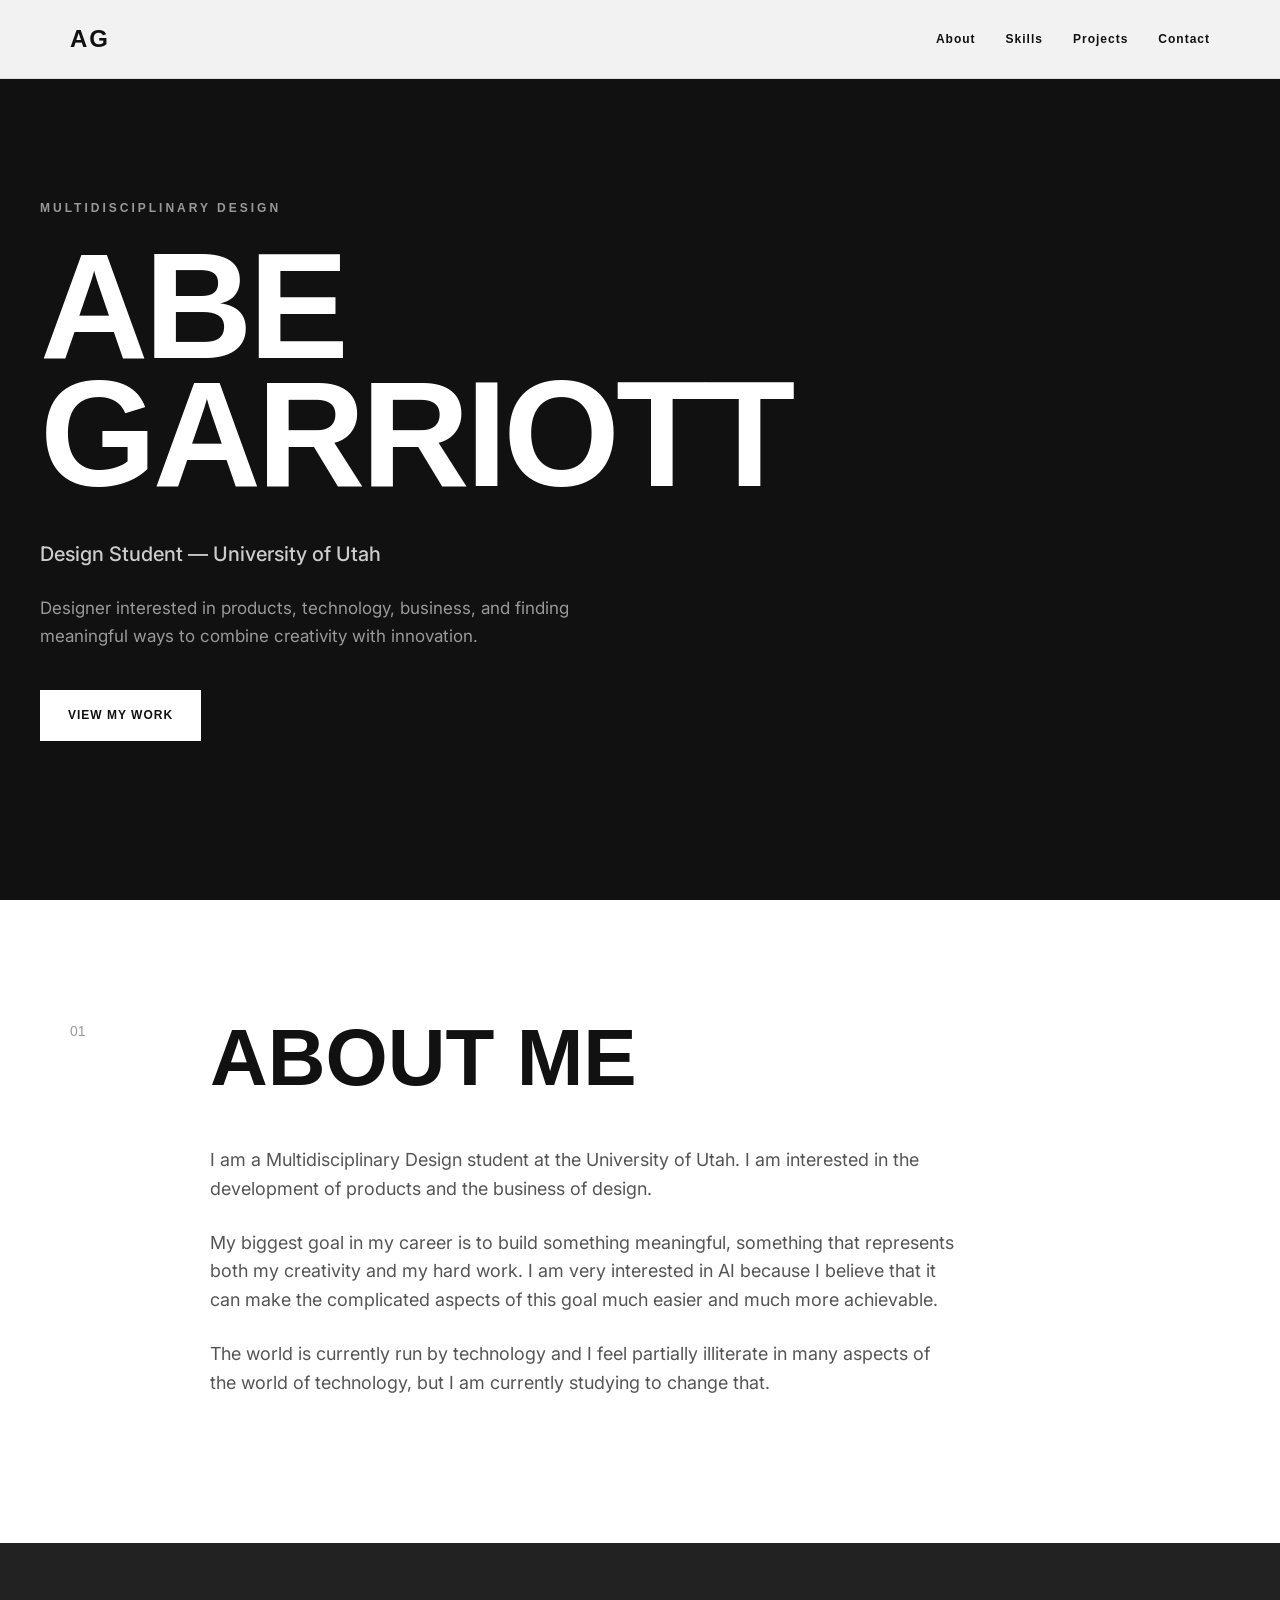
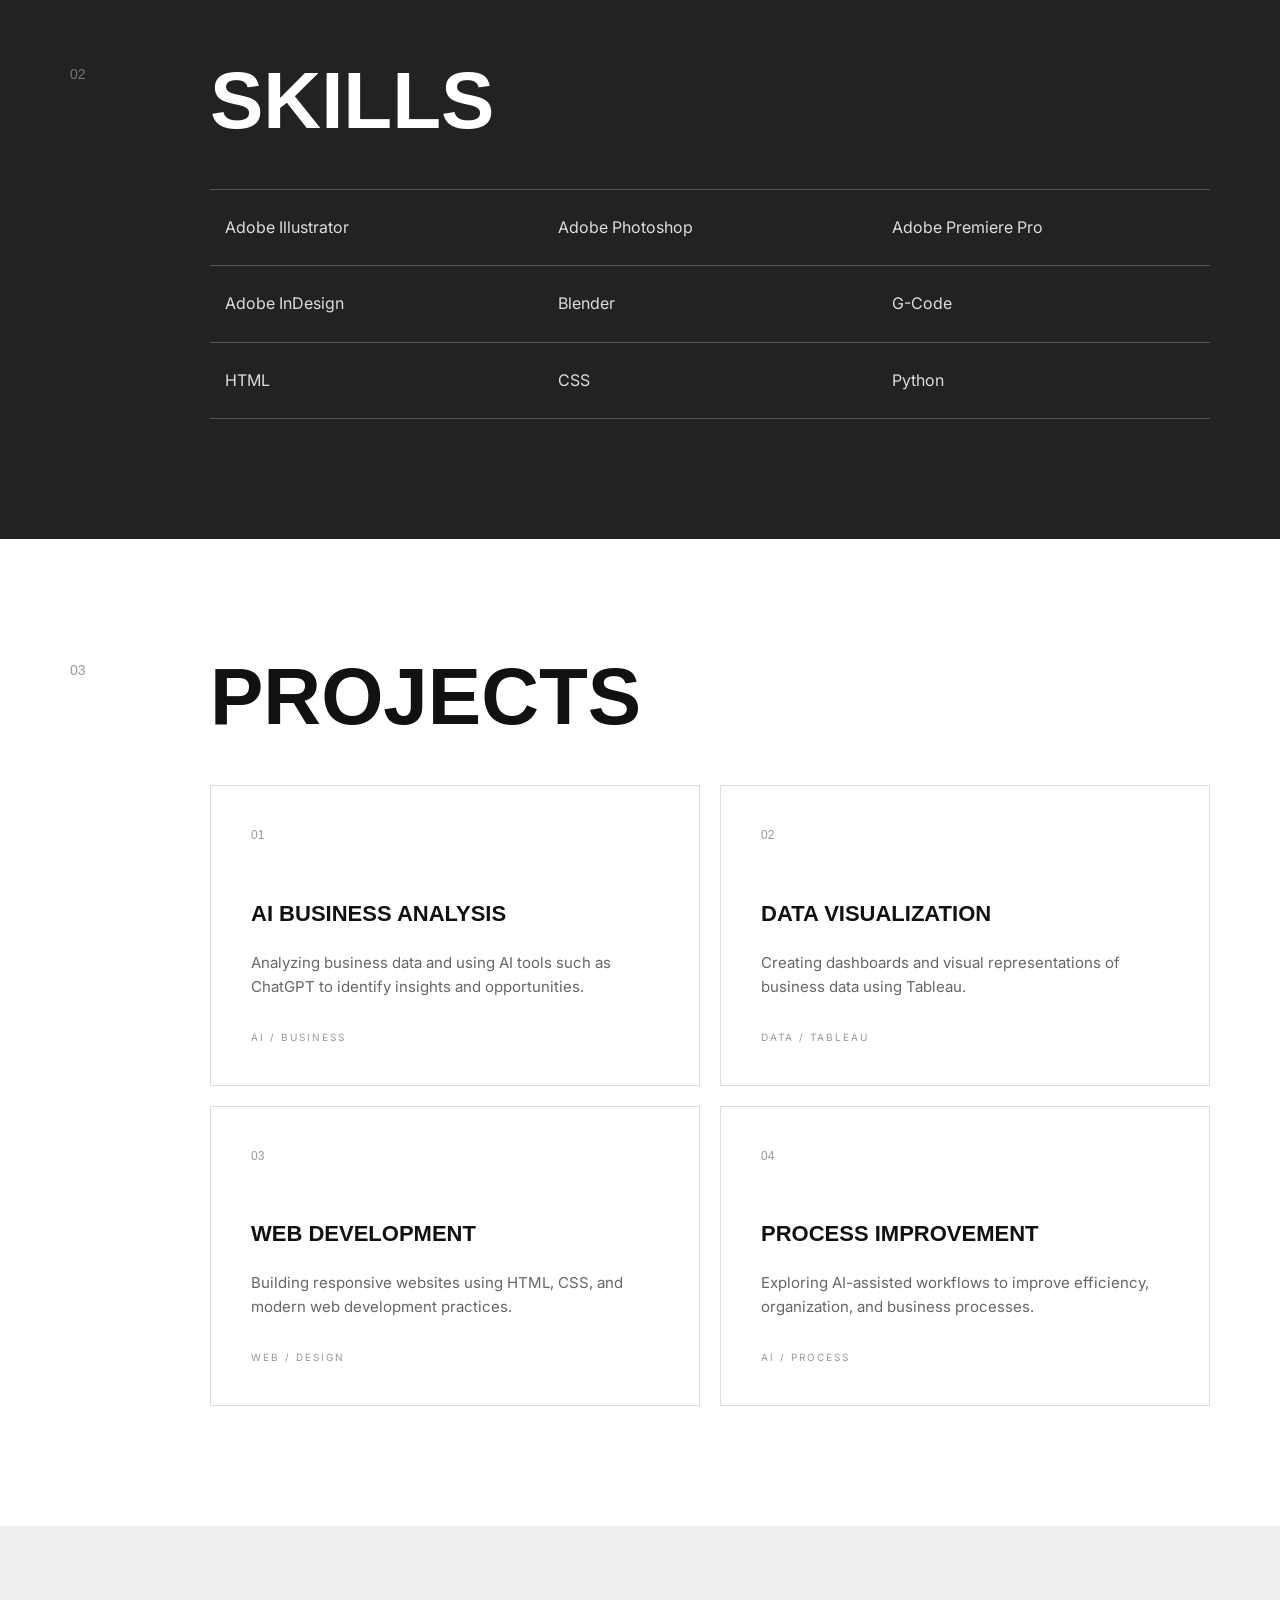
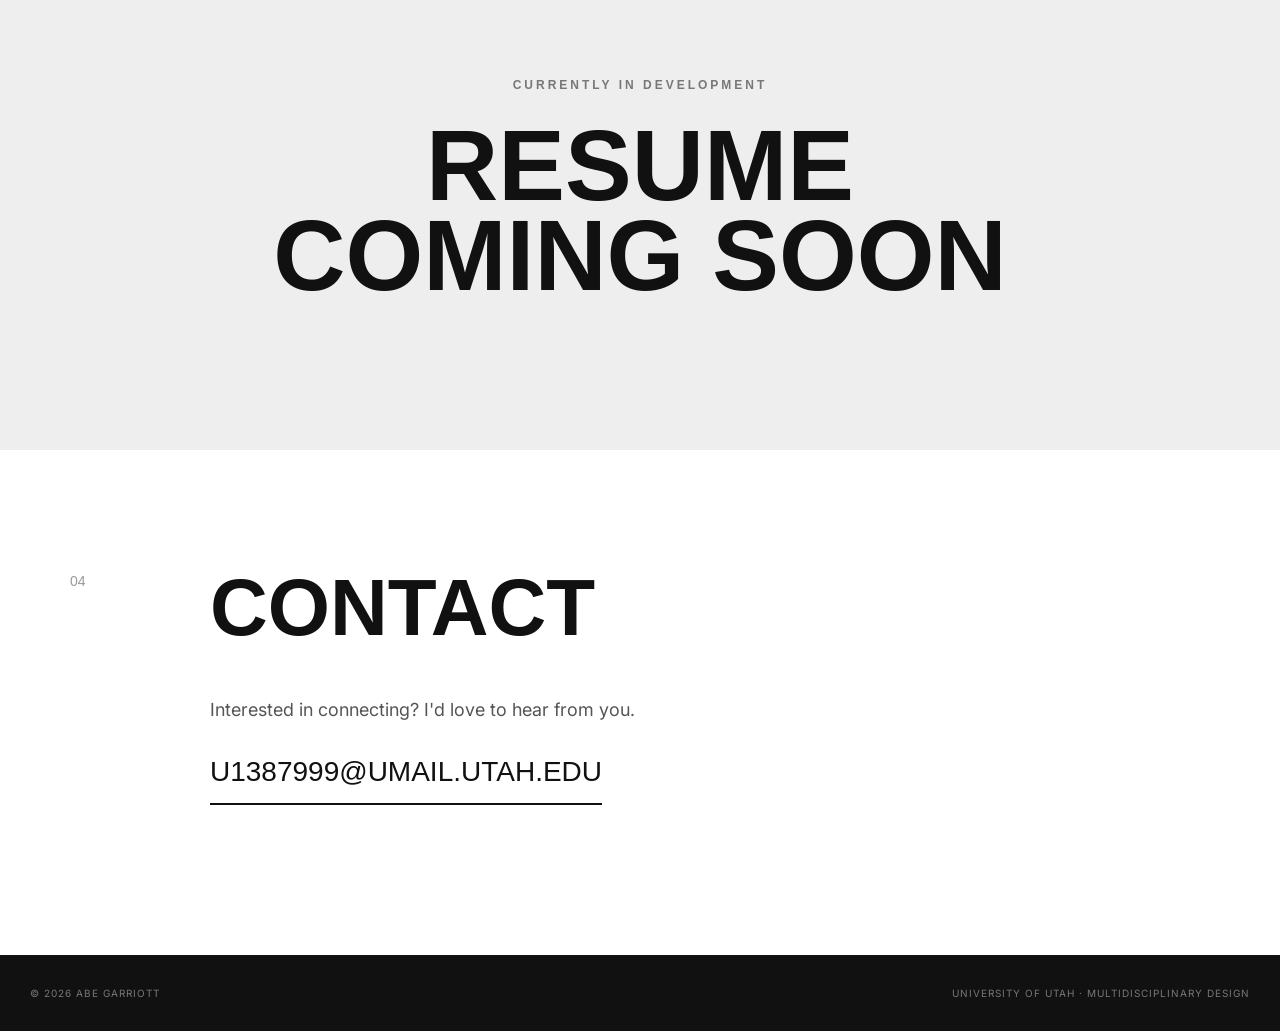
<file: index.html>
<!DOCTYPE html>
<html lang="en">

<head>
  <meta charset="UTF-8">
  <meta name="viewport" content="width=device-width, initial-scale=1.0">

  <title>Abe Garriott | Design Portfolio</title>

  <!-- Google Font for the body text -->
  <link rel="preconnect" href="https://fonts.googleapis.com">
  <link rel="preconnect" href="https://fonts.gstatic.com" crossorigin>
  <link href="https://fonts.googleapis.com/css2?family=Inter:wght@400;500;600;700&display=swap" rel="stylesheet">

  <!-- Your custom stylesheet -->
  <link rel="stylesheet" href="style.css">
</head>

<body>

  <!-- Navigation -->
  <header class="navbar">
    <div class="nav-container">

      <a href="#home" class="logo">AG</a>

      <nav>
        <a href="#about">About</a>
        <a href="#skills">Skills</a>
        <a href="#projects">Projects</a>
        <a href="#contact">Contact</a>
      </nav>

    </div>
  </header>


  <!-- Hero Section -->
  <main>

    <section id="home" class="hero">

      <div class="hero-content">

        <p class="eyebrow">MULTIDISCIPLINARY DESIGN</p>

        <h1>ABE<br>GARRIOTT</h1>

        <h2>Design Student — University of Utah</h2>

        <p class="hero-description">
          Designer interested in products, technology, business, and
          finding meaningful ways to combine creativity with innovation.
        </p>

        <a href="#projects" class="button">
          VIEW MY WORK
        </a>

      </div>

    </section>


    <!-- About Section -->
    <section id="about" class="section">

      <div class="section-number">01</div>

      <div class="section-content">

        <h2>ABOUT ME</h2>

        <p>
          I am a Multidisciplinary Design student at the University of Utah.
          I am interested in the development of products and the business of
          design.
        </p>

        <p>
          My biggest goal in my career is to build something meaningful,
          something that represents both my creativity and my hard work.
          I am very interested in AI because I believe that it can make the
          complicated aspects of this goal much easier and much more
          achievable.
        </p>

        <p>
          The world is currently run by technology and I feel partially
          illiterate in many aspects of the world of technology, but I am
          currently studying to change that.
        </p>

      </div>

    </section>


    <!-- Skills Section -->
    <section id="skills" class="section dark-section">

      <div class="section-number">02</div>

      <div class="section-content">

        <h2>SKILLS</h2>

        <div class="skills-grid">

          <div class="skill">Adobe Illustrator</div>
          <div class="skill">Adobe Photoshop</div>
          <div class="skill">Adobe Premiere Pro</div>
          <div class="skill">Adobe InDesign</div>
          <div class="skill">Blender</div>
          <div class="skill">G-Code</div>
          <div class="skill">HTML</div>
          <div class="skill">CSS</div>
          <div class="skill">Python</div>

        </div>

      </div>

    </section>


    <!-- Projects Section -->
    <section id="projects" class="section">

      <div class="section-number">03</div>

      <div class="section-content">

        <h2>PROJECTS</h2>

        <div class="project-grid">

          <article class="project-card">

            <div class="project-number">01</div>

            <h3>AI BUSINESS ANALYSIS</h3>

            <p>
              Analyzing business data and using AI tools such as ChatGPT
              to identify insights and opportunities.
            </p>

            <span class="project-tag">AI / BUSINESS</span>

          </article>


          <article class="project-card">

            <div class="project-number">02</div>

            <h3>DATA VISUALIZATION</h3>

            <p>
              Creating dashboards and visual representations of business
              data using Tableau.
            </p>

            <span class="project-tag">DATA / TABLEAU</span>

          </article>


          <article class="project-card">

            <div class="project-number">03</div>

            <h3>WEB DEVELOPMENT</h3>

            <p>
              Building responsive websites using HTML, CSS, and modern
              web development practices.
            </p>

            <span class="project-tag">WEB / DESIGN</span>

          </article>


          <article class="project-card">

            <div class="project-number">04</div>

            <h3>PROCESS IMPROVEMENT</h3>

            <p>
              Exploring AI-assisted workflows to improve efficiency,
              organization, and business processes.
            </p>

            <span class="project-tag">AI / PROCESS</span>

          </article>

        </div>

      </div>

    </section>


    <!-- Resume Section -->
    <section class="resume-section">

      <p class="eyebrow">CURRENTLY IN DEVELOPMENT</p>

      <h2>RESUME<br>COMING SOON</h2>

    </section>


    <!-- Contact Section -->
    <section id="contact" class="section contact-section">

      <div class="section-number">04</div>

      <div class="section-content">

        <h2>CONTACT</h2>

        <p>
          Interested in connecting? I'd love to hear from you.
        </p>

        <a href="mailto:u1387999@umail.utah.edu" class="email-link">
          U1387999@UMAIL.UTAH.EDU
        </a>

      </div>

    </section>

  </main>


  <!-- Footer -->
  <footer>

    <p>© 2026 ABE GARRIOTT</p>

    <p>UNIVERSITY OF UTAH · MULTIDISCIPLINARY DESIGN</p>

  </footer>

</body>
</html>
</file>
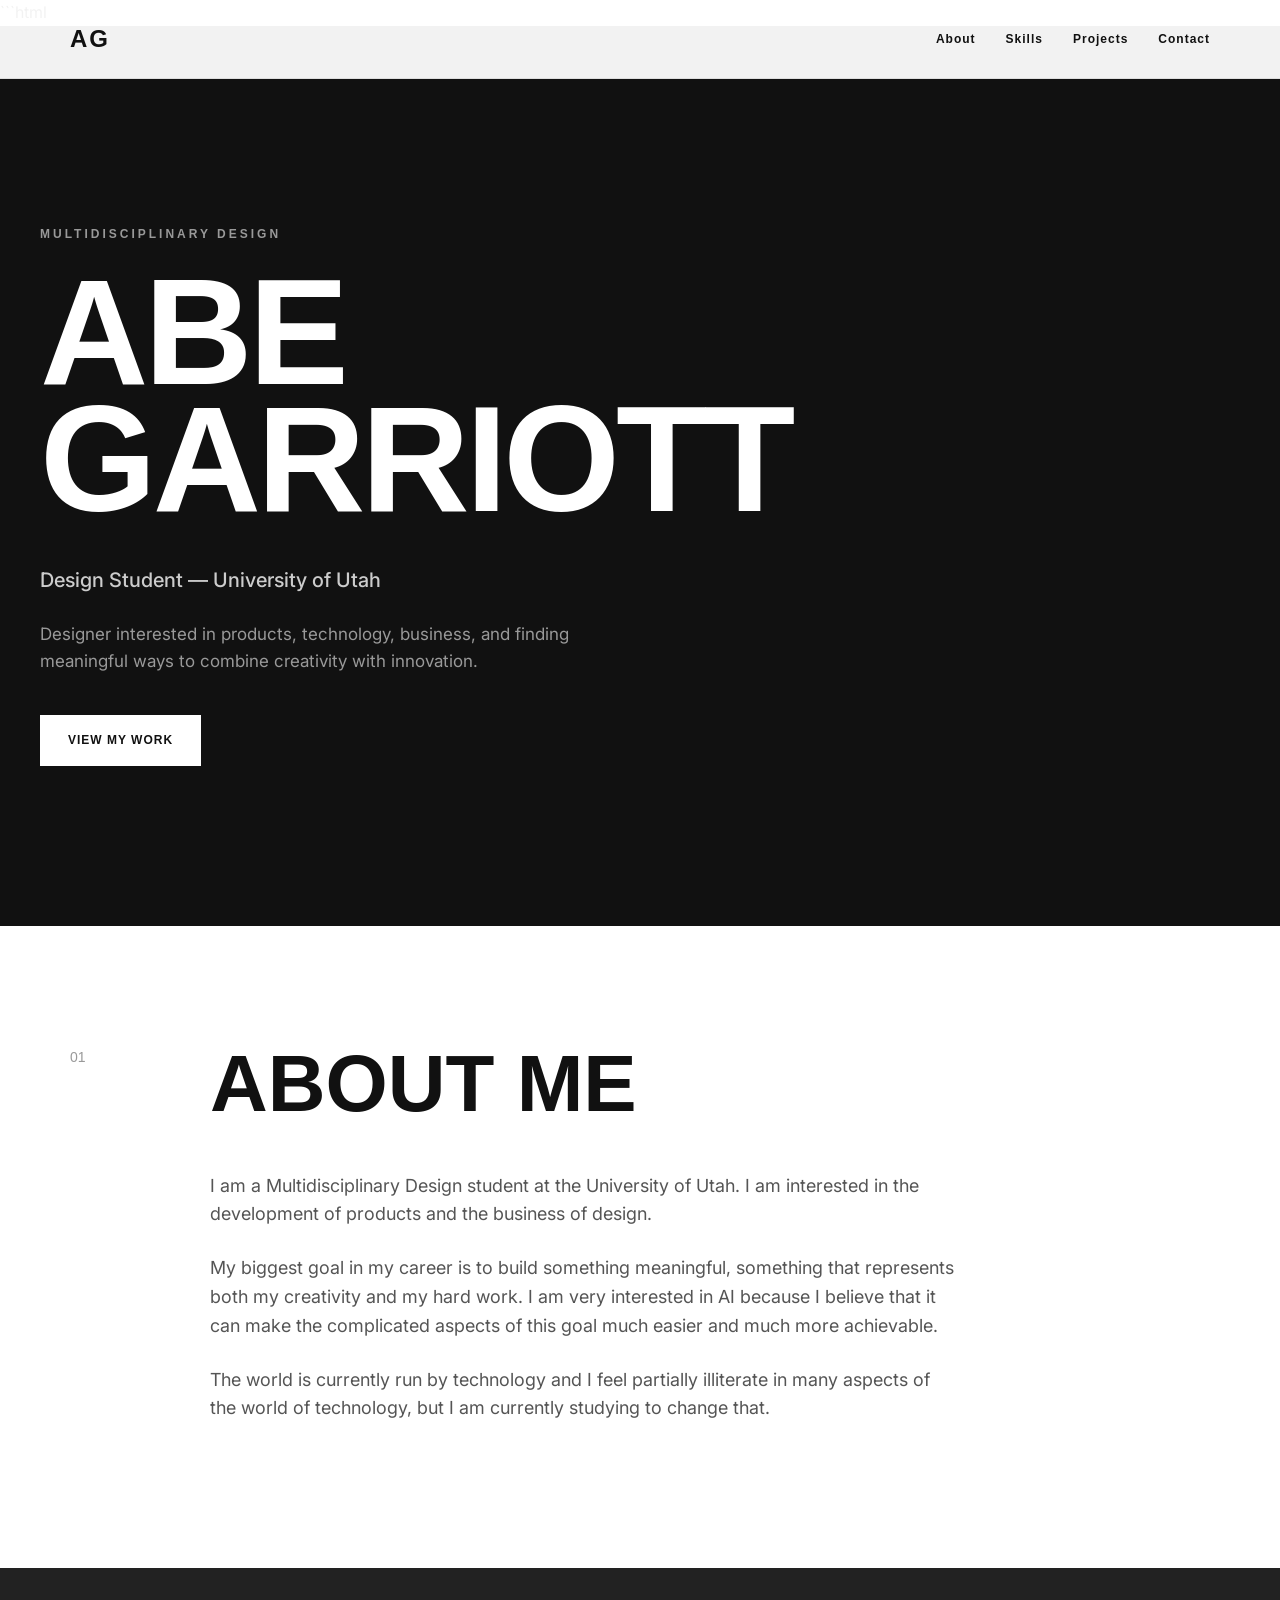
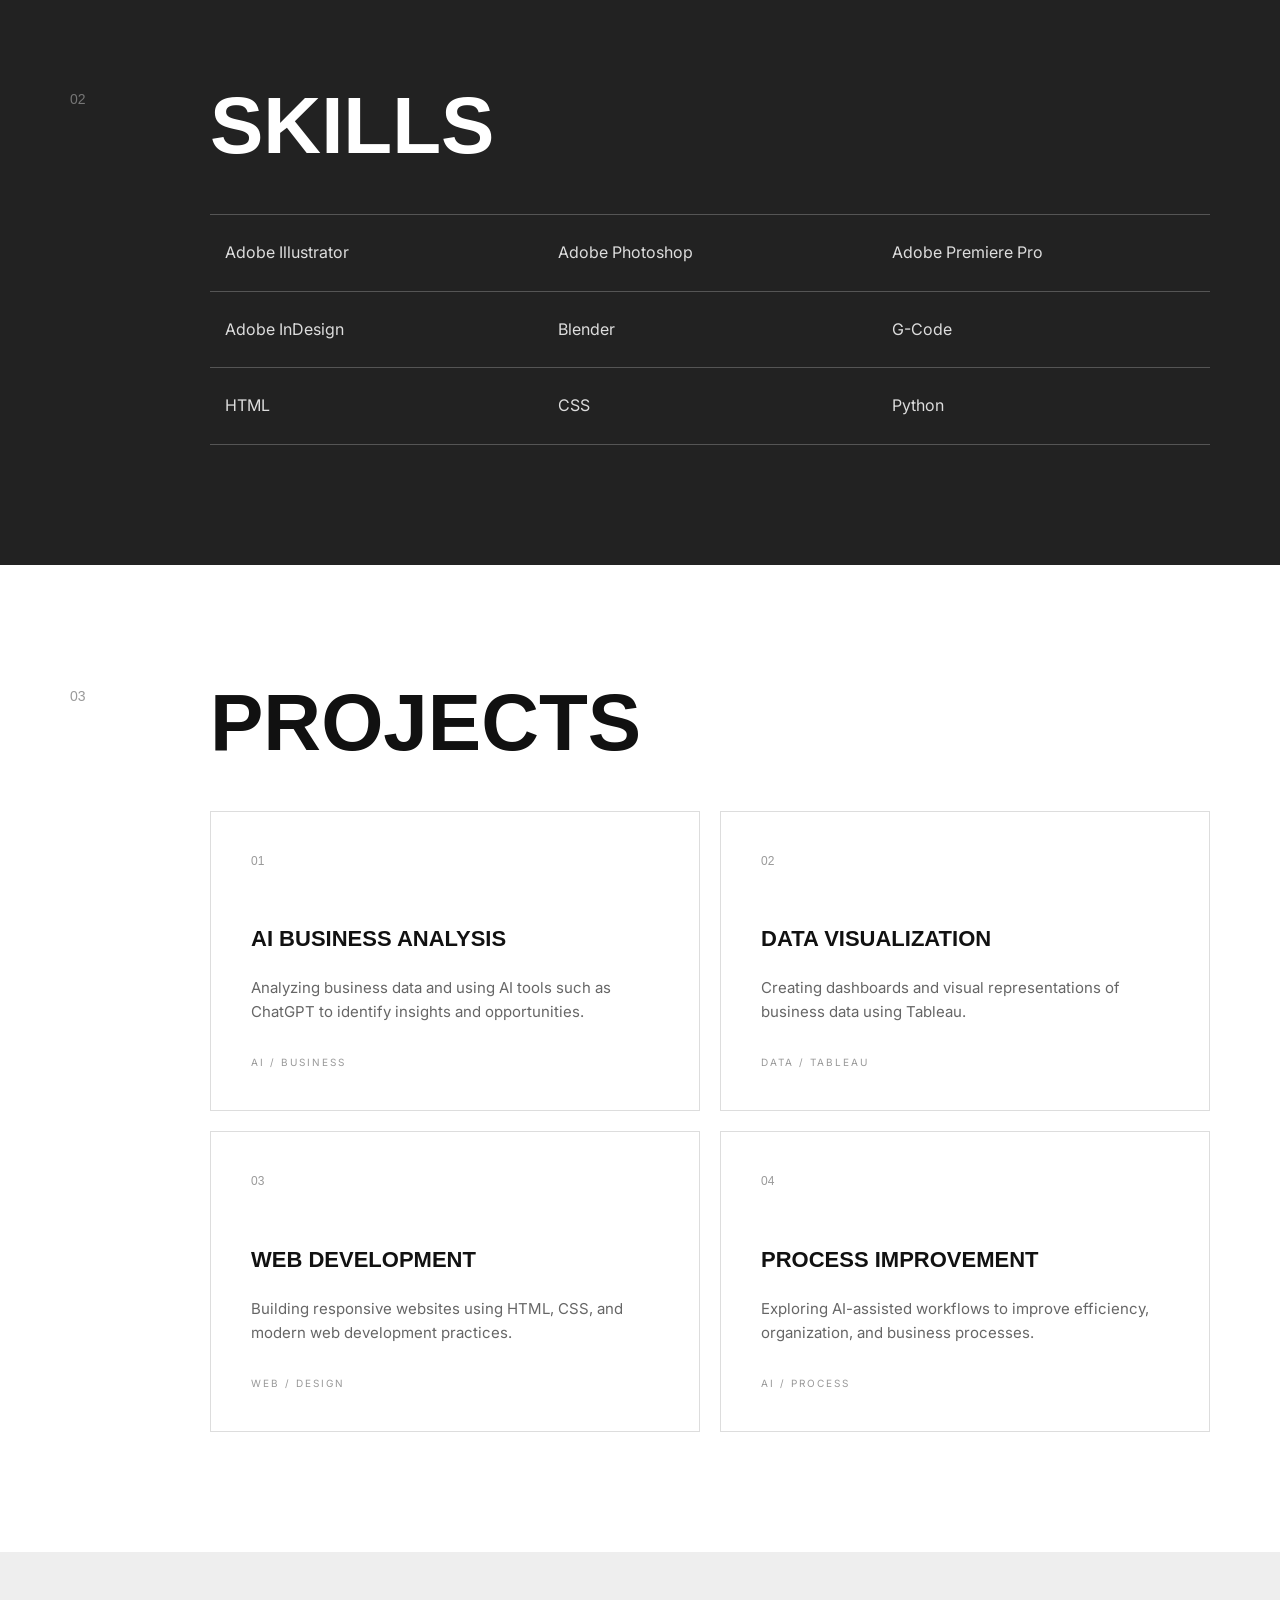
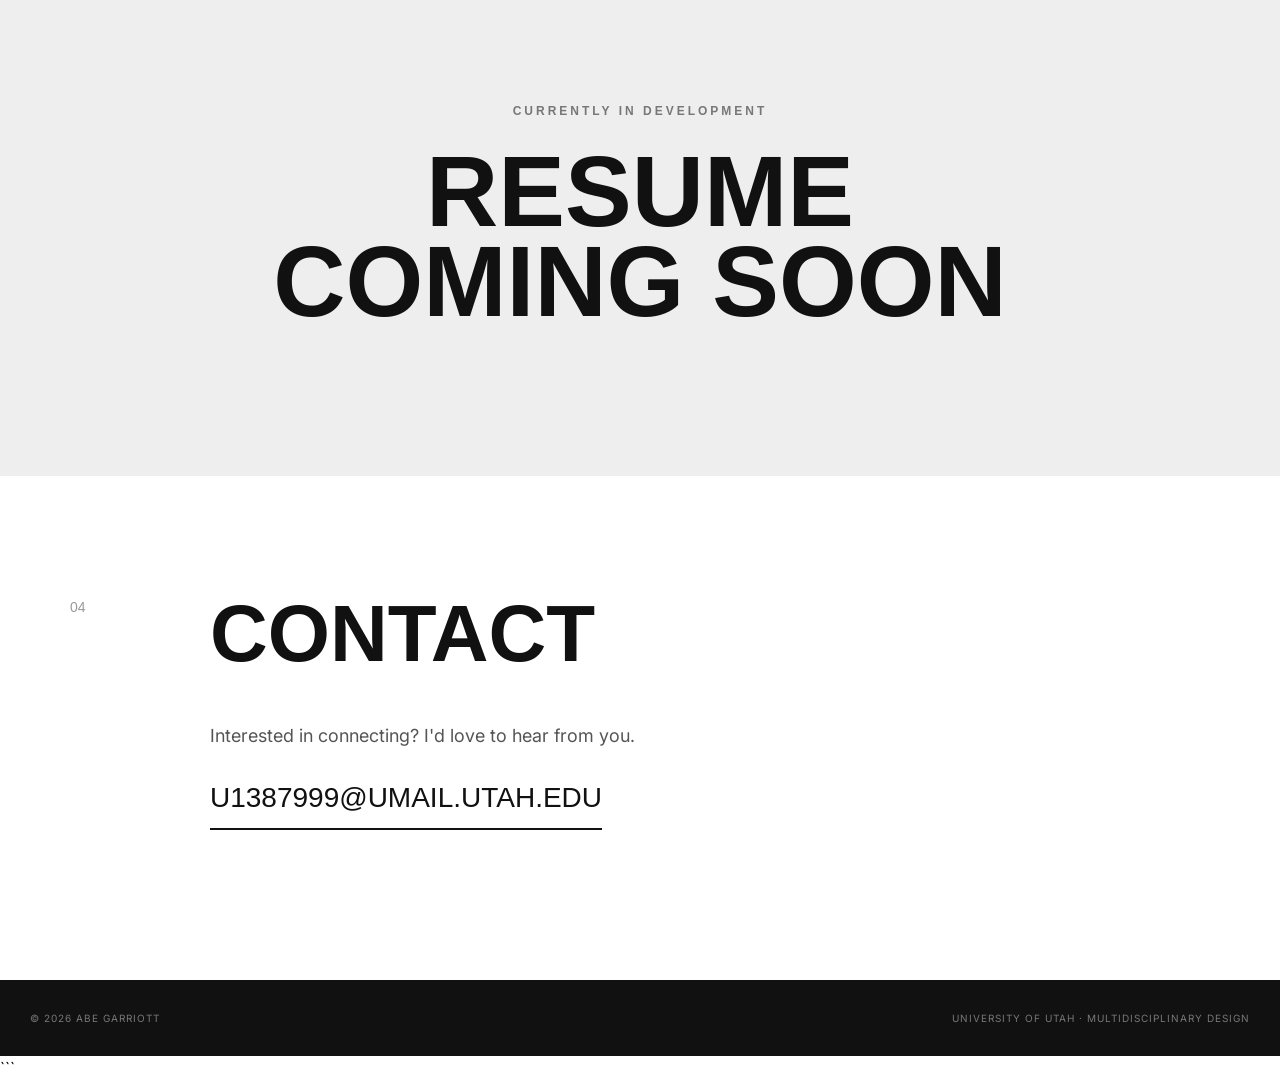
<file: Index.html>
```html
<!DOCTYPE html>
<html lang="en">

<head>
  <meta charset="UTF-8">
  <meta name="viewport" content="width=device-width, initial-scale=1.0">

  <title>Abe Garriott | Design Portfolio</title>

  <!-- Google Font for the body text -->
  <link rel="preconnect" href="https://fonts.googleapis.com">
  <link rel="preconnect" href="https://fonts.gstatic.com" crossorigin>
  <link href="https://fonts.googleapis.com/css2?family=Inter:wght@400;500;600;700&display=swap" rel="stylesheet">

  <!-- Your custom stylesheet -->
  <link rel="stylesheet" href="style.css">
</head>

<body>

  <!-- Navigation -->
  <header class="navbar">
    <div class="nav-container">

      <a href="#home" class="logo">AG</a>

      <nav>
        <a href="#about">About</a>
        <a href="#skills">Skills</a>
        <a href="#projects">Projects</a>
        <a href="#contact">Contact</a>
      </nav>

    </div>
  </header>


  <!-- Hero Section -->
  <main>

    <section id="home" class="hero">

      <div class="hero-content">

        <p class="eyebrow">MULTIDISCIPLINARY DESIGN</p>

        <h1>ABE<br>GARRIOTT</h1>

        <h2>Design Student — University of Utah</h2>

        <p class="hero-description">
          Designer interested in products, technology, business, and
          finding meaningful ways to combine creativity with innovation.
        </p>

        <a href="#projects" class="button">
          VIEW MY WORK
        </a>

      </div>

    </section>


    <!-- About Section -->
    <section id="about" class="section">

      <div class="section-number">01</div>

      <div class="section-content">

        <h2>ABOUT ME</h2>

        <p>
          I am a Multidisciplinary Design student at the University of Utah.
          I am interested in the development of products and the business of
          design.
        </p>

        <p>
          My biggest goal in my career is to build something meaningful,
          something that represents both my creativity and my hard work.
          I am very interested in AI because I believe that it can make the
          complicated aspects of this goal much easier and much more
          achievable.
        </p>

        <p>
          The world is currently run by technology and I feel partially
          illiterate in many aspects of the world of technology, but I am
          currently studying to change that.
        </p>

      </div>

    </section>


    <!-- Skills Section -->
    <section id="skills" class="section dark-section">

      <div class="section-number">02</div>

      <div class="section-content">

        <h2>SKILLS</h2>

        <div class="skills-grid">

          <div class="skill">Adobe Illustrator</div>
          <div class="skill">Adobe Photoshop</div>
          <div class="skill">Adobe Premiere Pro</div>
          <div class="skill">Adobe InDesign</div>
          <div class="skill">Blender</div>
          <div class="skill">G-Code</div>
          <div class="skill">HTML</div>
          <div class="skill">CSS</div>
          <div class="skill">Python</div>

        </div>

      </div>

    </section>


    <!-- Projects Section -->
    <section id="projects" class="section">

      <div class="section-number">03</div>

      <div class="section-content">

        <h2>PROJECTS</h2>

        <div class="project-grid">

          <article class="project-card">

            <div class="project-number">01</div>

            <h3>AI BUSINESS ANALYSIS</h3>

            <p>
              Analyzing business data and using AI tools such as ChatGPT
              to identify insights and opportunities.
            </p>

            <span class="project-tag">AI / BUSINESS</span>

          </article>


          <article class="project-card">

            <div class="project-number">02</div>

            <h3>DATA VISUALIZATION</h3>

            <p>
              Creating dashboards and visual representations of business
              data using Tableau.
            </p>

            <span class="project-tag">DATA / TABLEAU</span>

          </article>


          <article class="project-card">

            <div class="project-number">03</div>

            <h3>WEB DEVELOPMENT</h3>

            <p>
              Building responsive websites using HTML, CSS, and modern
              web development practices.
            </p>

            <span class="project-tag">WEB / DESIGN</span>

          </article>


          <article class="project-card">

            <div class="project-number">04</div>

            <h3>PROCESS IMPROVEMENT</h3>

            <p>
              Exploring AI-assisted workflows to improve efficiency,
              organization, and business processes.
            </p>

            <span class="project-tag">AI / PROCESS</span>

          </article>

        </div>

      </div>

    </section>


    <!-- Resume Section -->
    <section class="resume-section">

      <p class="eyebrow">CURRENTLY IN DEVELOPMENT</p>

      <h2>RESUME<br>COMING SOON</h2>

    </section>


    <!-- Contact Section -->
    <section id="contact" class="section contact-section">

      <div class="section-number">04</div>

      <div class="section-content">

        <h2>CONTACT</h2>

        <p>
          Interested in connecting? I'd love to hear from you.
        </p>

        <a href="mailto:u1387999@umail.utah.edu" class="email-link">
          U1387999@UMAIL.UTAH.EDU
        </a>

      </div>

    </section>

  </main>


  <!-- Footer -->
  <footer>

    <p>© 2026 ABE GARRIOTT</p>

    <p>UNIVERSITY OF UTAH · MULTIDISCIPLINARY DESIGN</p>

  </footer>

</body>
</html>
```
</file>
<file: style.css>
/* =========================================
   GENERAL SETTINGS
   ========================================= */

* {
  margin: 0;
  padding: 0;
  box-sizing: border-box;
}

html {
  scroll-behavior: smooth;
}

body {
  font-family: "Inter", Arial, sans-serif;
  background-color: #ffffff;
  color: #111111;
  line-height: 1.6;
}


/* =========================================
   AKIRA EXPANDED STYLE
   ========================================= */

/*
   AKIRA Expanded is used if it is installed
   on the visitor's computer.

   If it isn't available, the browser uses
   a similar bold font.
*/

h1,
h2,
h3,
.logo,
nav a,
.button,
.eyebrow {
  font-family: "AKIRA Expanded", "Arial Black", Arial, sans-serif;
  font-weight: 900;
}


/* =========================================
   NAVIGATION
   ========================================= */

.navbar {
  position: fixed;
  top: 0;
  left: 0;
  width: 100%;

  background-color: rgba(255, 255, 255, 0.95);

  border-bottom: 1px solid #dddddd;

  z-index: 1000;
}

.nav-container {
  max-width: 1200px;
  margin: auto;

  padding: 20px 30px;

  display: flex;
  justify-content: space-between;
  align-items: center;
}

.logo {
  text-decoration: none;
  color: #111111;

  font-size: 24px;
  letter-spacing: 2px;
}

nav {
  display: flex;
  gap: 30px;
}

nav a {
  text-decoration: none;
  color: #111111;

  font-size: 12px;
  letter-spacing: 1px;

  transition: color 0.3s ease;
}

nav a:hover {
  color: #777777;
}


/* =========================================
   HERO
   ========================================= */

.hero {
  min-height: 100vh;

  display: flex;
  align-items: center;

  padding: 140px 30px 100px;

  background-color: #111111;
  color: #ffffff;
}

.hero-content {
  max-width: 1200px;
  width: 100%;
  margin: auto;
}

.eyebrow {
  font-size: 12px;
  letter-spacing: 3px;

  color: #999999;

  margin-bottom: 25px;
}

.hero h1 {
  font-size: clamp(60px, 12vw, 150px);

  line-height: 0.85;

  letter-spacing: -4px;

  margin-bottom: 40px;
}

.hero h2 {
  font-family: "Inter", Arial, sans-serif;

  font-size: 20px;
  font-weight: 500;

  color: #cccccc;

  margin-bottom: 25px;
}

.hero-description {
  max-width: 600px;

  color: #999999;

  font-size: 17px;

  margin-bottom: 40px;
}


/* =========================================
   BUTTON
   ========================================= */

.button {
  display: inline-block;

  padding: 16px 28px;

  background-color: #ffffff;
  color: #111111;

  text-decoration: none;

  font-size: 12px;
  letter-spacing: 1px;

  transition: all 0.3s ease;
}

.button:hover {
  background-color: #999999;
  color: #ffffff;
}


/* =========================================
   GENERAL SECTIONS
   ========================================= */

.section {
  max-width: 1200px;

  margin: auto;

  padding: 120px 30px;

  display: grid;

  grid-template-columns: 100px 1fr;

  gap: 40px;
}

.section-number {
  font-family: "AKIRA Expanded", "Arial Black", Arial, sans-serif;

  font-size: 14px;

  color: #999999;
}

.section-content h2 {
  font-size: clamp(40px, 7vw, 80px);

  line-height: 0.95;

  margin-bottom: 50px;
}

.section-content > p {
  max-width: 750px;

  font-size: 18px;

  color: #555555;

  margin-bottom: 25px;
}


/* =========================================
   DARK SECTION
   ========================================= */

.dark-section {
  max-width: none;

  padding-left: max(30px, calc((100% - 1140px) / 2));
  padding-right: max(30px, calc((100% - 1140px) / 2));

  background-color: #222222;

  color: #ffffff;
}

.dark-section .section-number {
  color: #777777;
}

.dark-section .section-content h2 {
  color: #ffffff;
}


/* =========================================
   SKILLS
   ========================================= */

.skills-grid {
  display: grid;

  grid-template-columns: repeat(3, 1fr);

  border-top: 1px solid #555555;
}

.skill {
  padding: 25px 15px;

  border-bottom: 1px solid #555555;

  font-size: 16px;

  color: #dddddd;

  transition: background-color 0.3s ease;
}

.skill:hover {
  background-color: #333333;
}


/* =========================================
   PROJECTS
   ========================================= */

.project-grid {
  display: grid;

  grid-template-columns: repeat(2, 1fr);

  gap: 20px;
}

.project-card {
  padding: 40px;

  min-height: 300px;

  border: 1px solid #dddddd;

  display: flex;
  flex-direction: column;

  transition: all 0.3s ease;
}

.project-card:hover {
  background-color: #111111;
  color: #ffffff;

  transform: translateY(-5px);
}

.project-number {
  font-family: "AKIRA Expanded", "Arial Black", Arial, sans-serif;

  font-size: 12px;

  color: #999999;

  margin-bottom: 50px;
}

.project-card h3 {
  font-size: 22px;

  margin-bottom: 20px;
}

.project-card p {
  color: #666666;

  font-size: 15px;

  margin-bottom: 30px;
}

.project-card:hover p {
  color: #bbbbbb;
}

.project-tag {
  margin-top: auto;

  font-size: 10px;

  letter-spacing: 2px;

  color: #999999;
}


/* =========================================
   RESUME
   ========================================= */

.resume-section {
  padding: 150px 30px;

  background-color: #eeeeee;

  text-align: center;
}

.resume-section .eyebrow {
  color: #777777;
}

.resume-section h2 {
  font-size: clamp(45px, 8vw, 100px);

  line-height: 0.9;
}


/* =========================================
   CONTACT
   ========================================= */

.contact-section {
  padding-bottom: 150px;
}

.email-link {
  display: inline-block;

  color: #111111;

  font-family: "AKIRA Expanded", "Arial Black", Arial, sans-serif;

  font-size: clamp(16px, 3vw, 28px);

  text-decoration: none;

  border-bottom: 2px solid #111111;

  padding-bottom: 8px;

  transition: color 0.3s ease;
}

.email-link:hover {
  color: #777777;
}


/* =========================================
   FOOTER
   ========================================= */

footer {
  background-color: #111111;

  color: #777777;

  padding: 30px;

  display: flex;
  justify-content: space-between;

  font-size: 10px;

  letter-spacing: 1px;
}


/* =========================================
   MOBILE RESPONSIVE DESIGN
   ========================================= */

@media (max-width: 768px) {

  /* Navigation */

  .nav-container {
    padding: 18px 20px;
  }

  nav {
    gap: 15px;
  }

  nav a {
    font-size: 9px;
  }


  /* Hero */

  .hero {
    padding: 130px 20px 80px;
  }

  .hero h1 {
    font-size: 70px;
    letter-spacing: -2px;
  }

  .hero h2 {
    font-size: 16px;
  }

  .hero-description {
    font-size: 15px;
  }


  /* Sections */

  .section {
    display: block;

    padding: 80px 20px;
  }

  .section-number {
    margin-bottom: 20px;
  }

  .section-content h2 {
    font-size: 48px;

    margin-bottom: 35px;
  }


  /* Skills */

  .skills-grid {
    grid-template-columns: 1fr;
  }


  /* Projects */

  .project-grid {
    grid-template-columns: 1fr;
  }

  .project-card {
    min-height: 260px;

    padding: 30px;
  }


  /* Resume */

  .resume-section {
    padding: 100px 20px;
  }


  /* Footer */

  footer {
    flex-direction: column;

    gap: 10px;

    padding: 25px 20px;
  }

}
</file>
